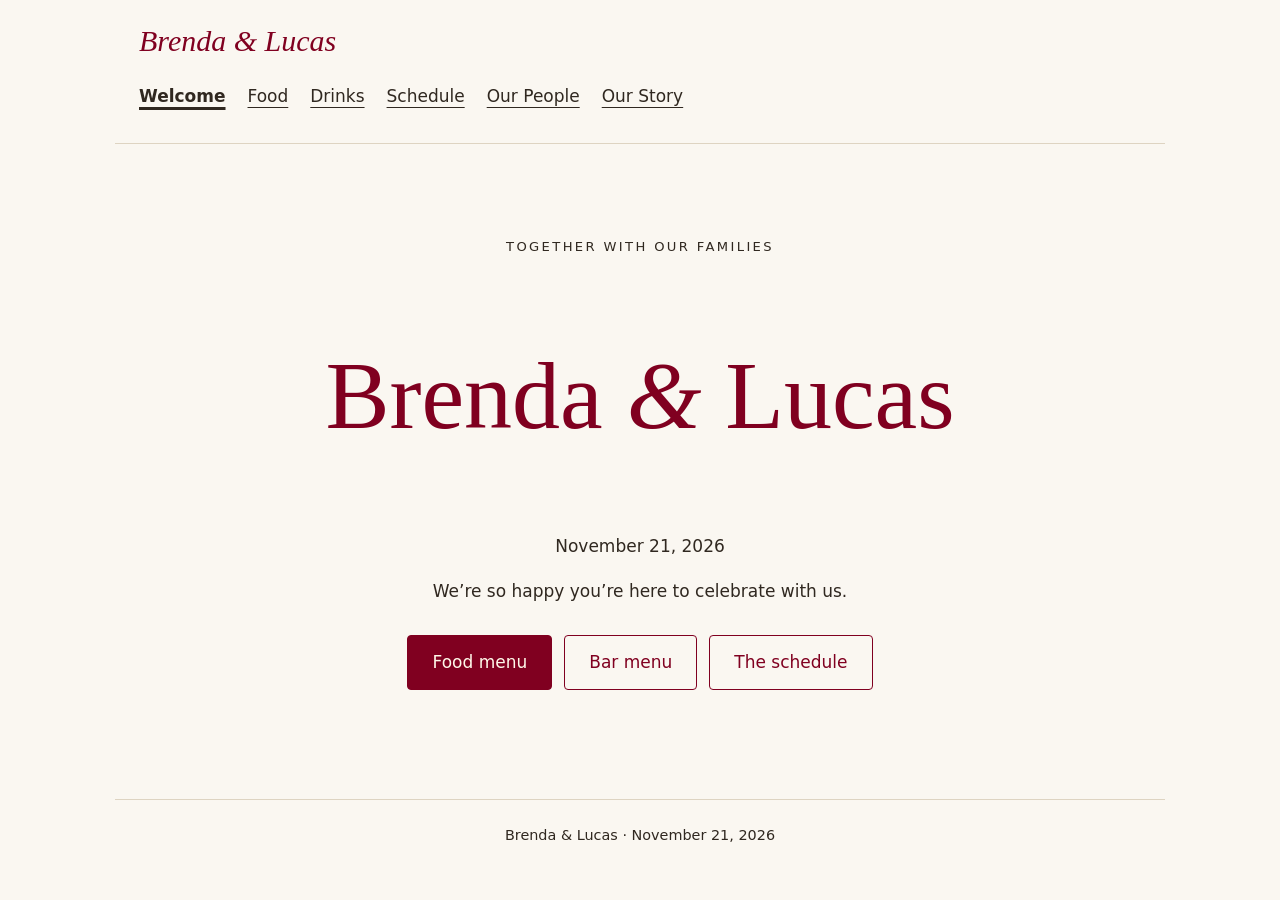
<file: index.html>
<!doctype html><html lang="en"><head><meta charset="utf-8"><meta name="viewport" content="width=device-width,initial-scale=1"><meta name="robots" content="noindex,nofollow,noarchive"><meta name="referrer" content="no-referrer"><title>Welcome | Brenda &amp; Lucas</title><link rel="stylesheet" href="styles.css"></head><body><a class="skip" href="#main">Skip to content</a><header><a class="brand" href="index.html">Brenda &amp; Lucas</a><nav aria-label="Main navigation"><a href="index.html" aria-current="page">Welcome</a><a href="menu.html">Food</a><a href="drinks.html">Drinks</a><a href="schedule.html">Schedule</a><a href="party.html">Our People</a><a href="couple.html">Our Story</a></nav></header><main id="main"><section class="hero"><p class="eyebrow">Together with our families</p><h1>Brenda <i>&amp;</i> Lucas</h1><p>November 21, 2026</p><p>We’re so happy you’re here to celebrate with us.</p><div class="actions"><a class="button" href="menu.html">Food menu</a><a class="button outline" href="drinks.html">Bar menu</a><a class="button outline" href="schedule.html">The schedule</a></div></section></main><footer>Brenda &amp; Lucas · November 21, 2026</footer></body></html>
</file>
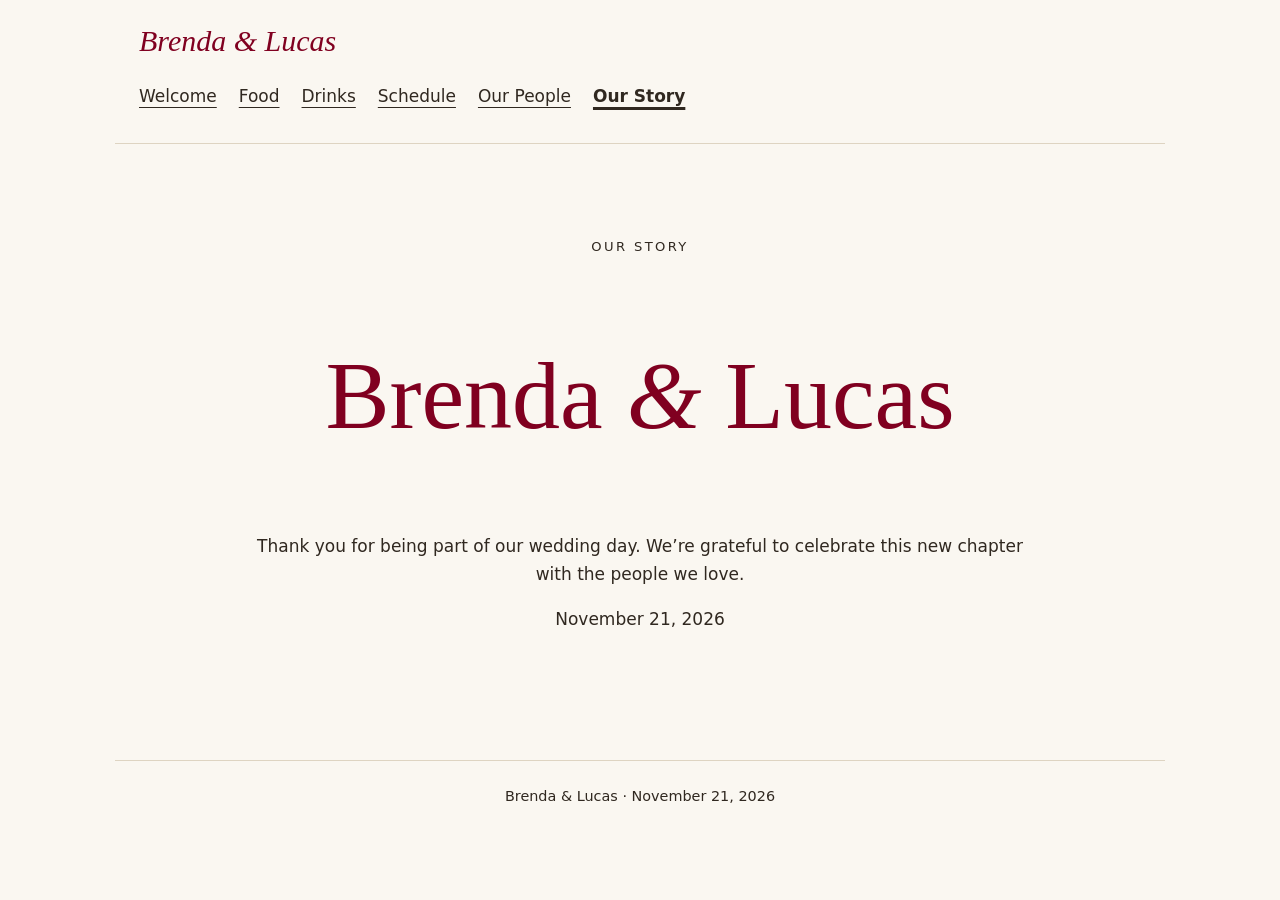
<file: couple.html>
<!doctype html><html lang="en"><head><meta charset="utf-8"><meta name="viewport" content="width=device-width,initial-scale=1"><meta name="robots" content="noindex,nofollow,noarchive"><meta name="referrer" content="no-referrer"><title>Our story | Brenda &amp; Lucas</title><link rel="stylesheet" href="styles.css"></head><body><a class="skip" href="#main">Skip to content</a><header><a class="brand" href="index.html">Brenda &amp; Lucas</a><nav aria-label="Main navigation"><a href="index.html">Welcome</a><a href="menu.html">Food</a><a href="drinks.html">Drinks</a><a href="schedule.html">Schedule</a><a href="party.html">Our People</a><a href="couple.html" aria-current="page">Our Story</a></nav></header><main id="main"><section class="hero"><p class="eyebrow">Our story</p><h1>Brenda <i>&amp;</i> Lucas</h1><p>Thank you for being part of our wedding day. We’re grateful to celebrate this new chapter with the people we love.</p><p>November 21, 2026</p></section><!-- Replace this generic welcome with your approved story and photos when ready. --></main><footer>Brenda &amp; Lucas · November 21, 2026</footer></body></html>
</file>
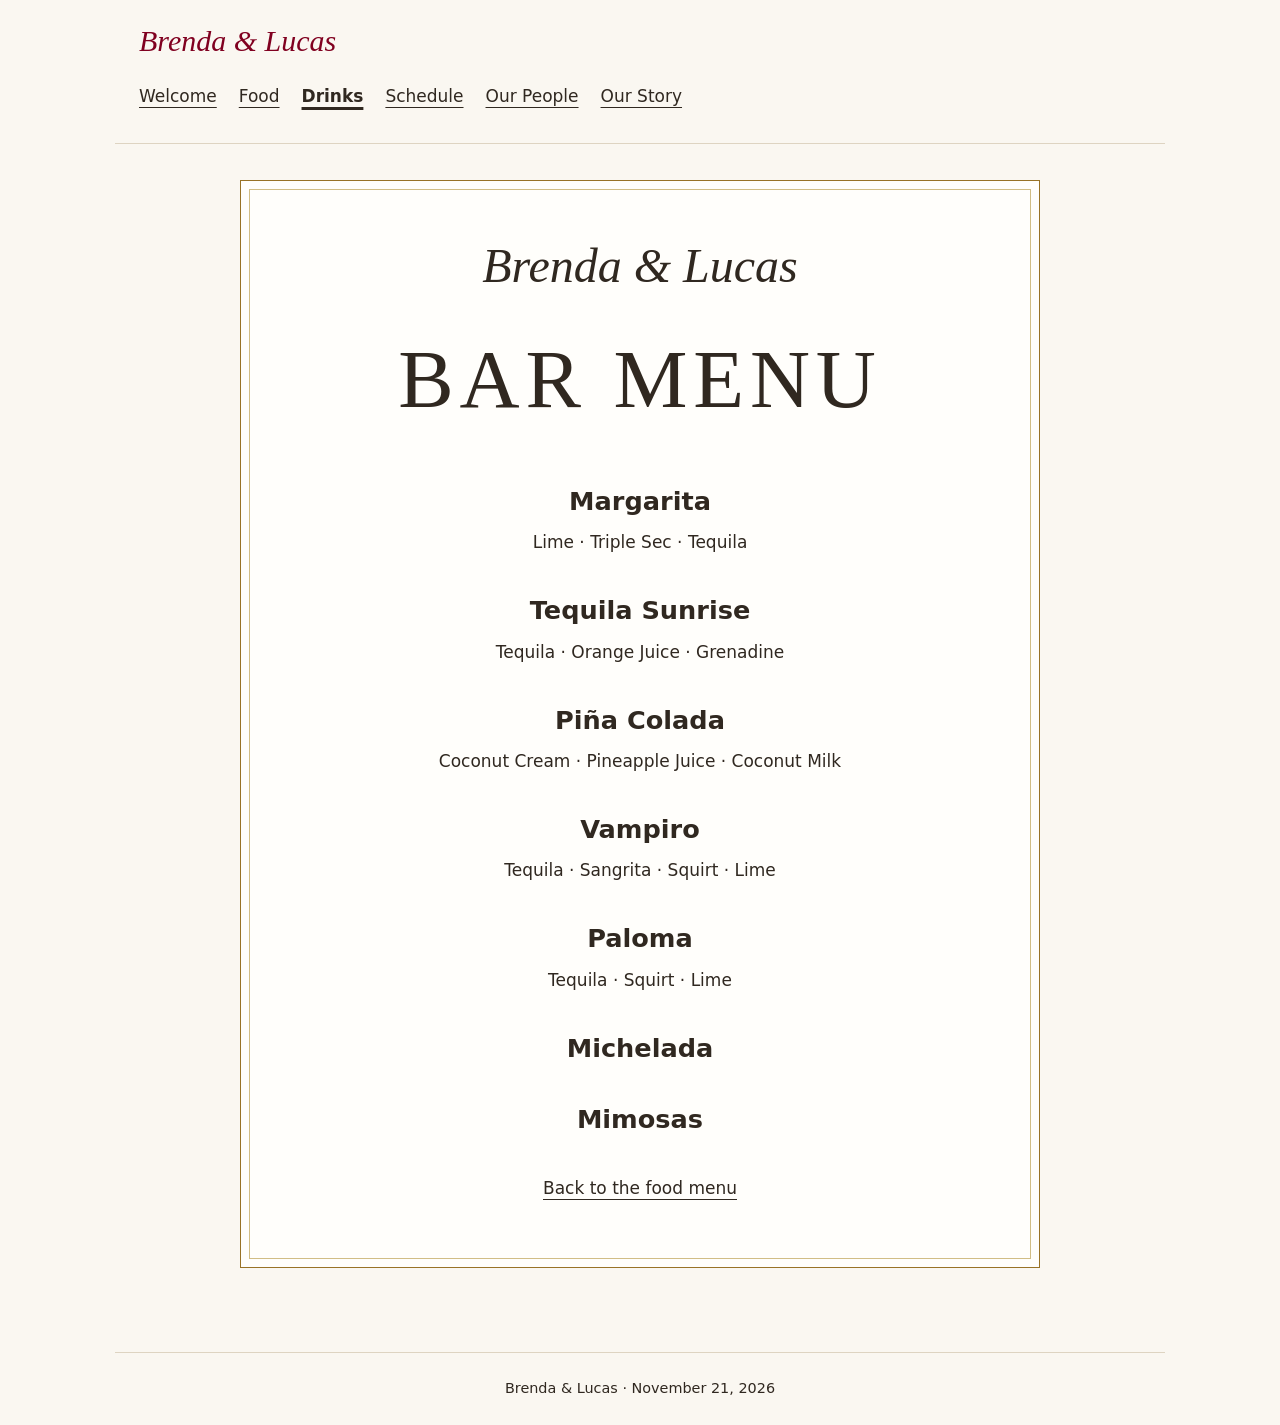
<file: drinks.html>
<!doctype html><html lang="en"><head><meta charset="utf-8"><meta name="viewport" content="width=device-width,initial-scale=1"><meta name="robots" content="noindex,nofollow,noarchive"><meta name="referrer" content="no-referrer"><title>Bar menu | Brenda &amp; Lucas</title><link rel="stylesheet" href="styles.css"></head><body><a class="skip" href="#main">Skip to content</a><header><a class="brand" href="index.html">Brenda &amp; Lucas</a><nav aria-label="Main navigation"><a href="index.html">Welcome</a><a href="menu.html">Food</a><a href="drinks.html" aria-current="page">Drinks</a><a href="schedule.html">Schedule</a><a href="party.html">Our People</a><a href="couple.html">Our Story</a></nav></header><main id="main"><article class="bar"><p class="script signature">Brenda &amp; Lucas</p><h1>Bar Menu</h1><section class="drink"><h2>Margarita</h2><p>Lime · Triple Sec · Tequila</p></section><section class="drink"><h2>Tequila Sunrise</h2><p>Tequila · Orange Juice · Grenadine</p></section><section class="drink"><h2>Piña Colada</h2><p>Coconut Cream · Pineapple Juice · Coconut Milk</p></section><section class="drink"><h2>Vampiro</h2><p>Tequila · Sangrita · Squirt · Lime</p></section><section class="drink"><h2>Paloma</h2><p>Tequila · Squirt · Lime</p></section><section class="drink"><h2>Michelada</h2></section><section class="drink"><h2>Mimosas</h2></section><a href="menu.html">Back to the food menu</a></article></main><footer>Brenda &amp; Lucas · November 21, 2026</footer></body></html>
</file>
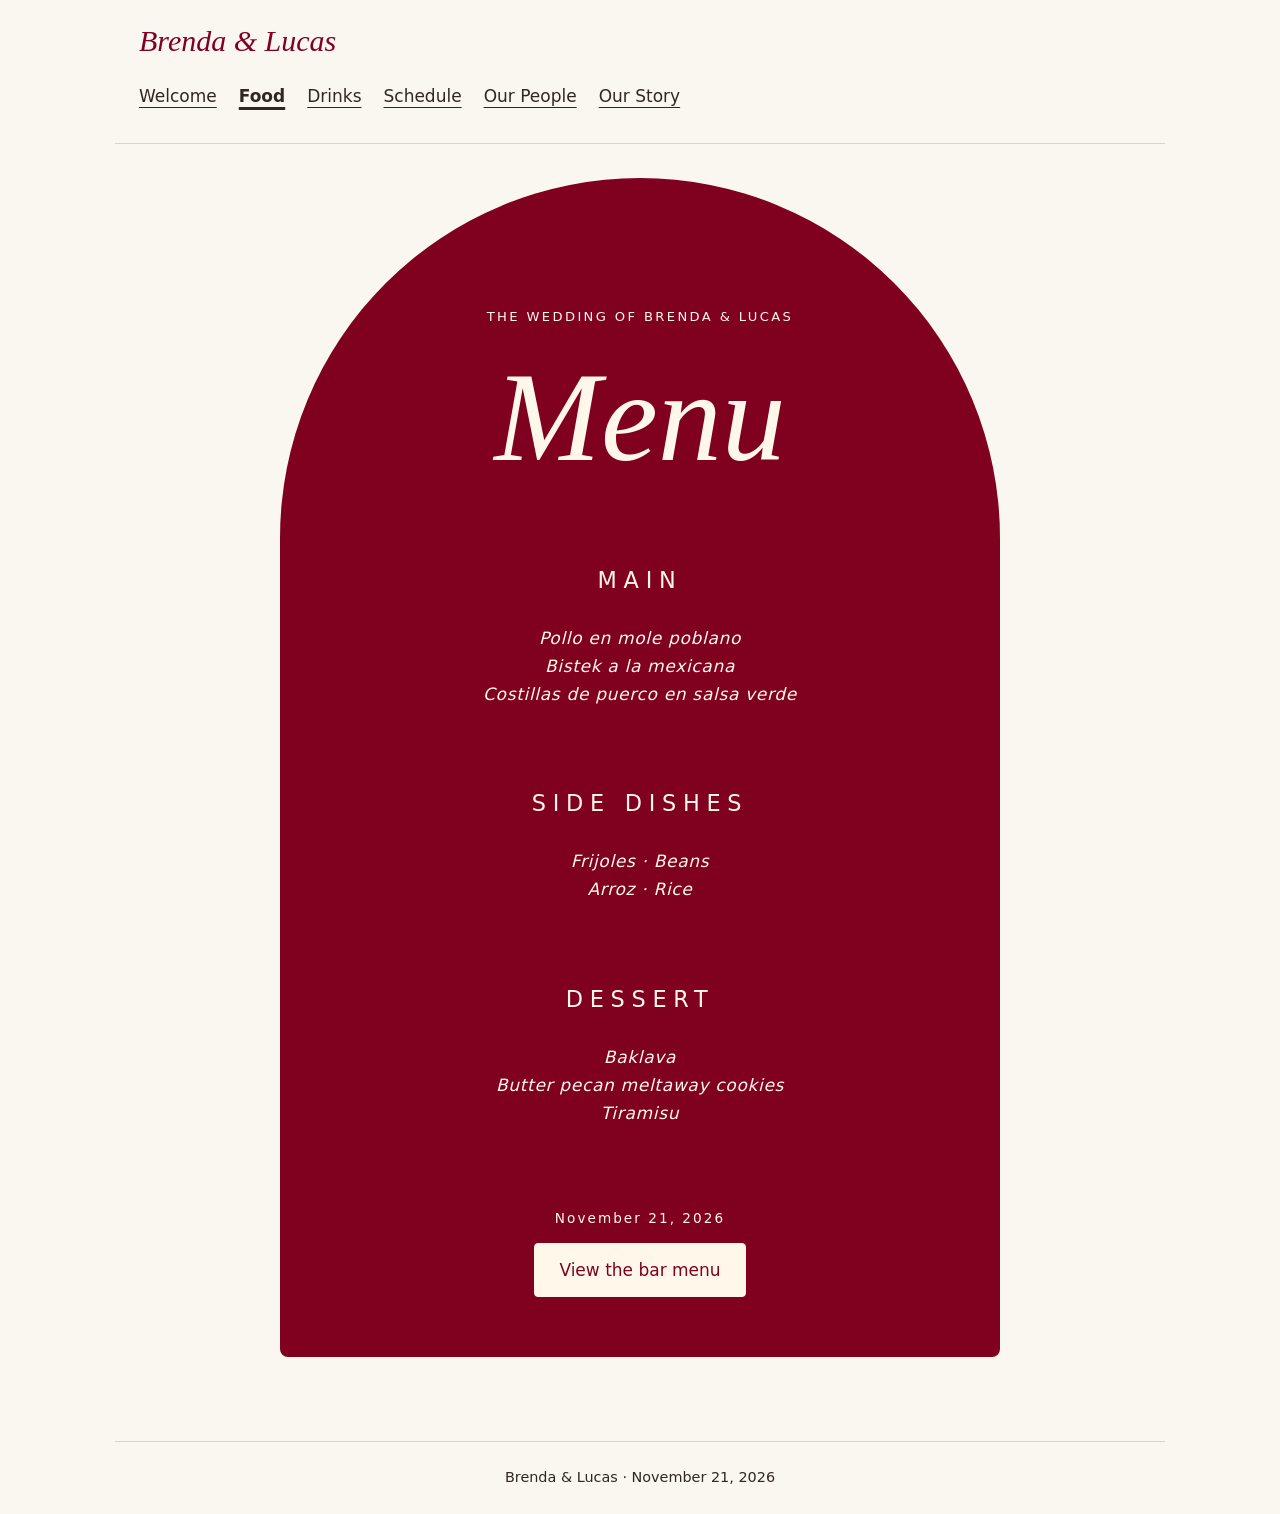
<file: menu.html>
<!doctype html><html lang="en"><head><meta charset="utf-8"><meta name="viewport" content="width=device-width,initial-scale=1"><meta name="robots" content="noindex,nofollow,noarchive"><meta name="referrer" content="no-referrer"><title>Food menu | Brenda &amp; Lucas</title><link rel="stylesheet" href="styles.css"></head><body><a class="skip" href="#main">Skip to content</a><header><a class="brand" href="index.html">Brenda &amp; Lucas</a><nav aria-label="Main navigation"><a href="index.html">Welcome</a><a href="menu.html" aria-current="page">Food</a><a href="drinks.html">Drinks</a><a href="schedule.html">Schedule</a><a href="party.html">Our People</a><a href="couple.html">Our Story</a></nav></header><main id="main"><article class="arch"><p class="eyebrow">The wedding of Brenda &amp; Lucas</p><h1 class="script">Menu</h1><section><h2>Main</h2><ul><li>Pollo en mole poblano</li><li>Bistek a la mexicana</li><li>Costillas de puerco en salsa verde</li></ul></section><section><h2>Side dishes</h2><ul><li>Frijoles · Beans</li><li>Arroz · Rice</li></ul></section><section><h2>Dessert</h2><ul><li>Baklava</li><li>Butter pecan meltaway cookies</li><li>Tiramisu</li></ul></section><p class="small">November 21, 2026</p><a class="button cream" href="drinks.html">View the bar menu</a></article></main><footer>Brenda &amp; Lucas · November 21, 2026</footer></body></html>
</file>
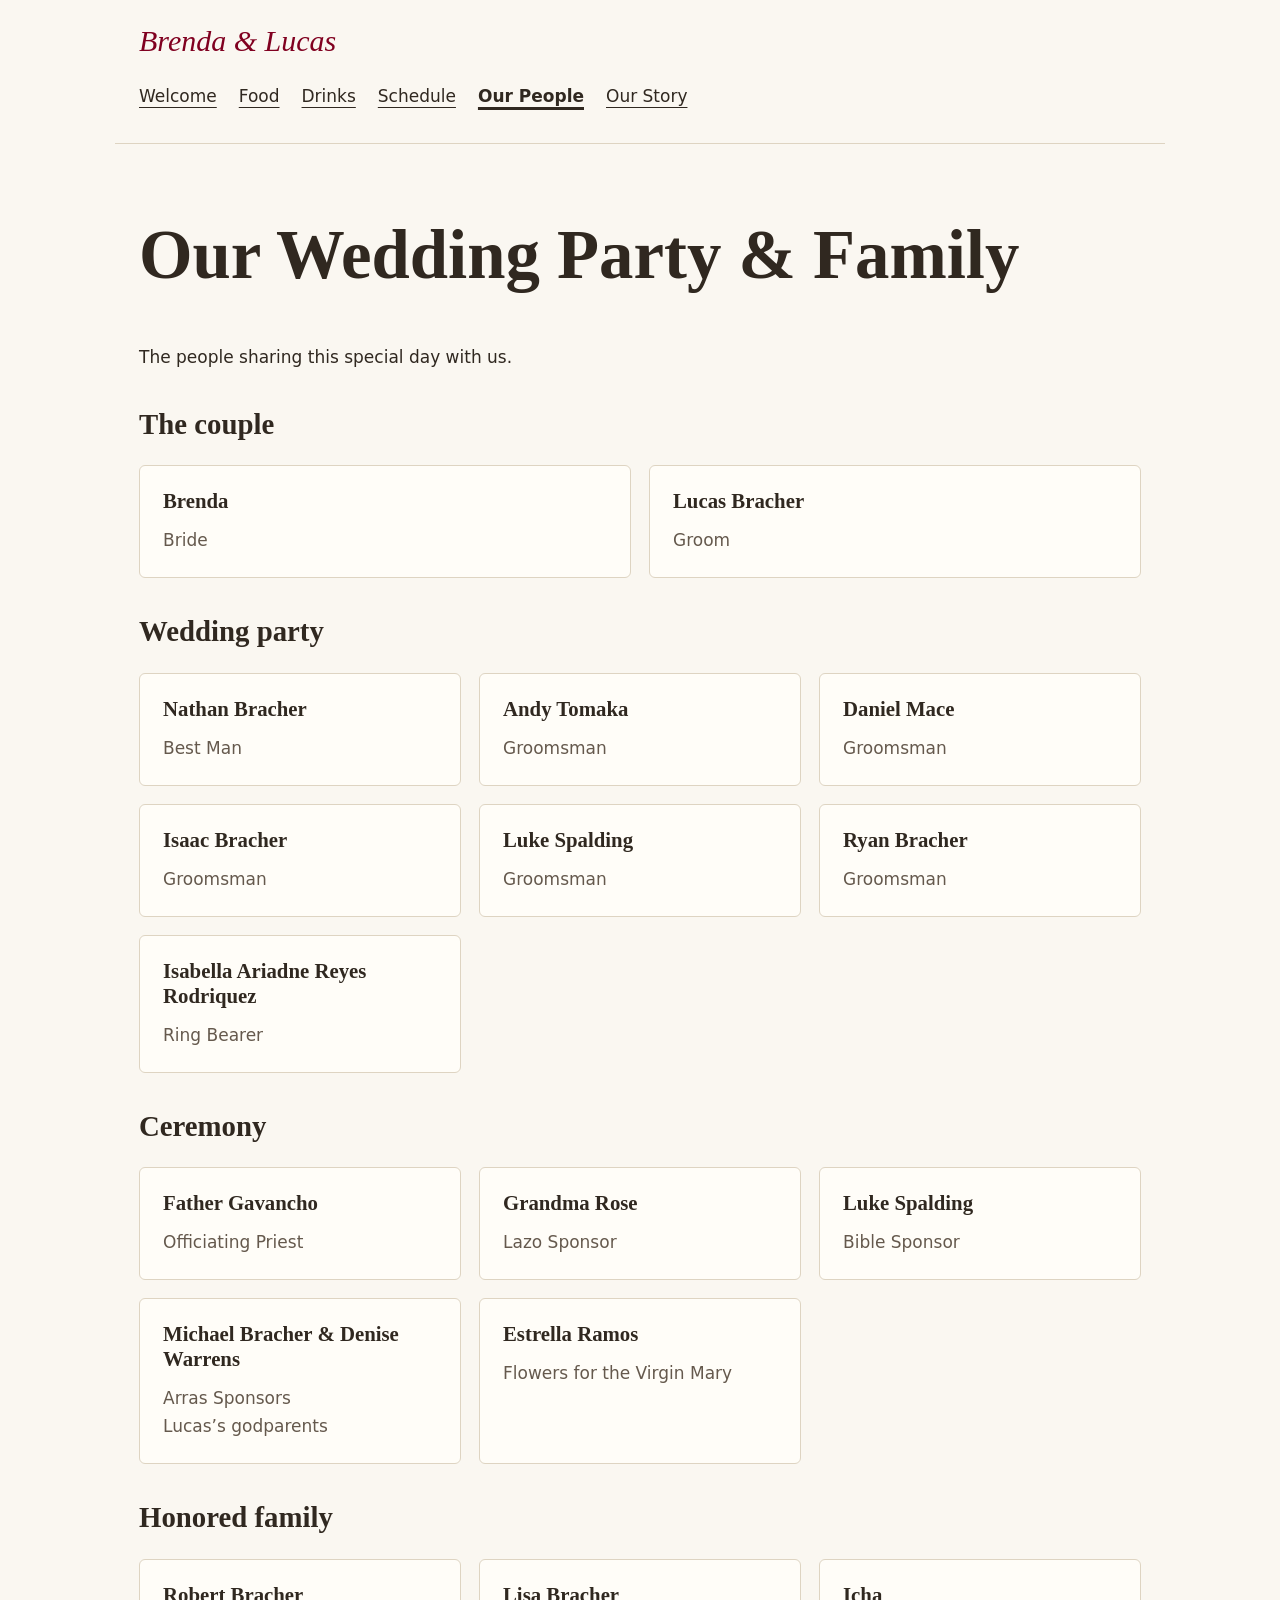
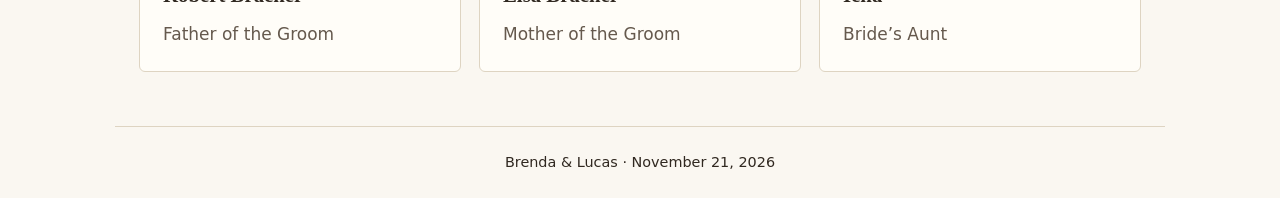
<file: party.html>
<!doctype html><html lang="en"><head><meta charset="utf-8"><meta name="viewport" content="width=device-width,initial-scale=1"><meta name="robots" content="noindex,nofollow,noarchive"><meta name="referrer" content="no-referrer"><title>Our people | Brenda &amp; Lucas</title><link rel="stylesheet" href="styles.css"></head><body><a class="skip" href="#main">Skip to content</a><header><a class="brand" href="index.html">Brenda &amp; Lucas</a><nav aria-label="Main navigation"><a href="index.html">Welcome</a><a href="menu.html">Food</a><a href="drinks.html">Drinks</a><a href="schedule.html">Schedule</a><a href="party.html" aria-current="page">Our People</a><a href="couple.html">Our Story</a></nav></header><main id="main"><h1>Our Wedding Party &amp; Family</h1><p>The people sharing this special day with us.</p><h2>The couple</h2><div class="grid"><article class="card"><h3>Brenda</h3><p>Bride</p></article><article class="card"><h3>Lucas Bracher</h3><p>Groom</p></article></div><h2>Wedding party</h2><div class="grid"><article class="card"><h3>Nathan Bracher</h3><p>Best Man</p></article><article class="card"><h3>Andy Tomaka</h3><p>Groomsman</p></article><article class="card"><h3>Daniel Mace</h3><p>Groomsman</p></article><article class="card"><h3>Isaac Bracher</h3><p>Groomsman</p></article><article class="card"><h3>Luke Spalding</h3><p>Groomsman</p></article><article class="card"><h3>Ryan Bracher</h3><p>Groomsman</p></article><article class="card"><h3>Isabella Ariadne Reyes Rodriquez</h3><p>Ring Bearer</p></article></div><h2>Ceremony</h2><div class="grid"><article class="card"><h3>Father Gavancho</h3><p>Officiating Priest</p></article><article class="card"><h3>Grandma Rose</h3><p>Lazo Sponsor</p></article><article class="card"><h3>Luke Spalding</h3><p>Bible Sponsor</p></article><article class="card"><h3>Michael Bracher &amp; Denise Warrens</h3><p>Arras Sponsors</p><p>Lucas’s godparents</p></article><article class="card"><h3>Estrella Ramos</h3><p>Flowers for the Virgin Mary</p></article></div><h2>Honored family</h2><div class="grid"><article class="card"><h3>Robert Bracher</h3><p>Father of the Groom</p></article><article class="card"><h3>Lisa Bracher</h3><p>Mother of the Groom</p></article><article class="card"><h3>Icha</h3><p>Bride’s Aunt</p></article></div></main><footer>Brenda &amp; Lucas · November 21, 2026</footer></body></html>
</file>
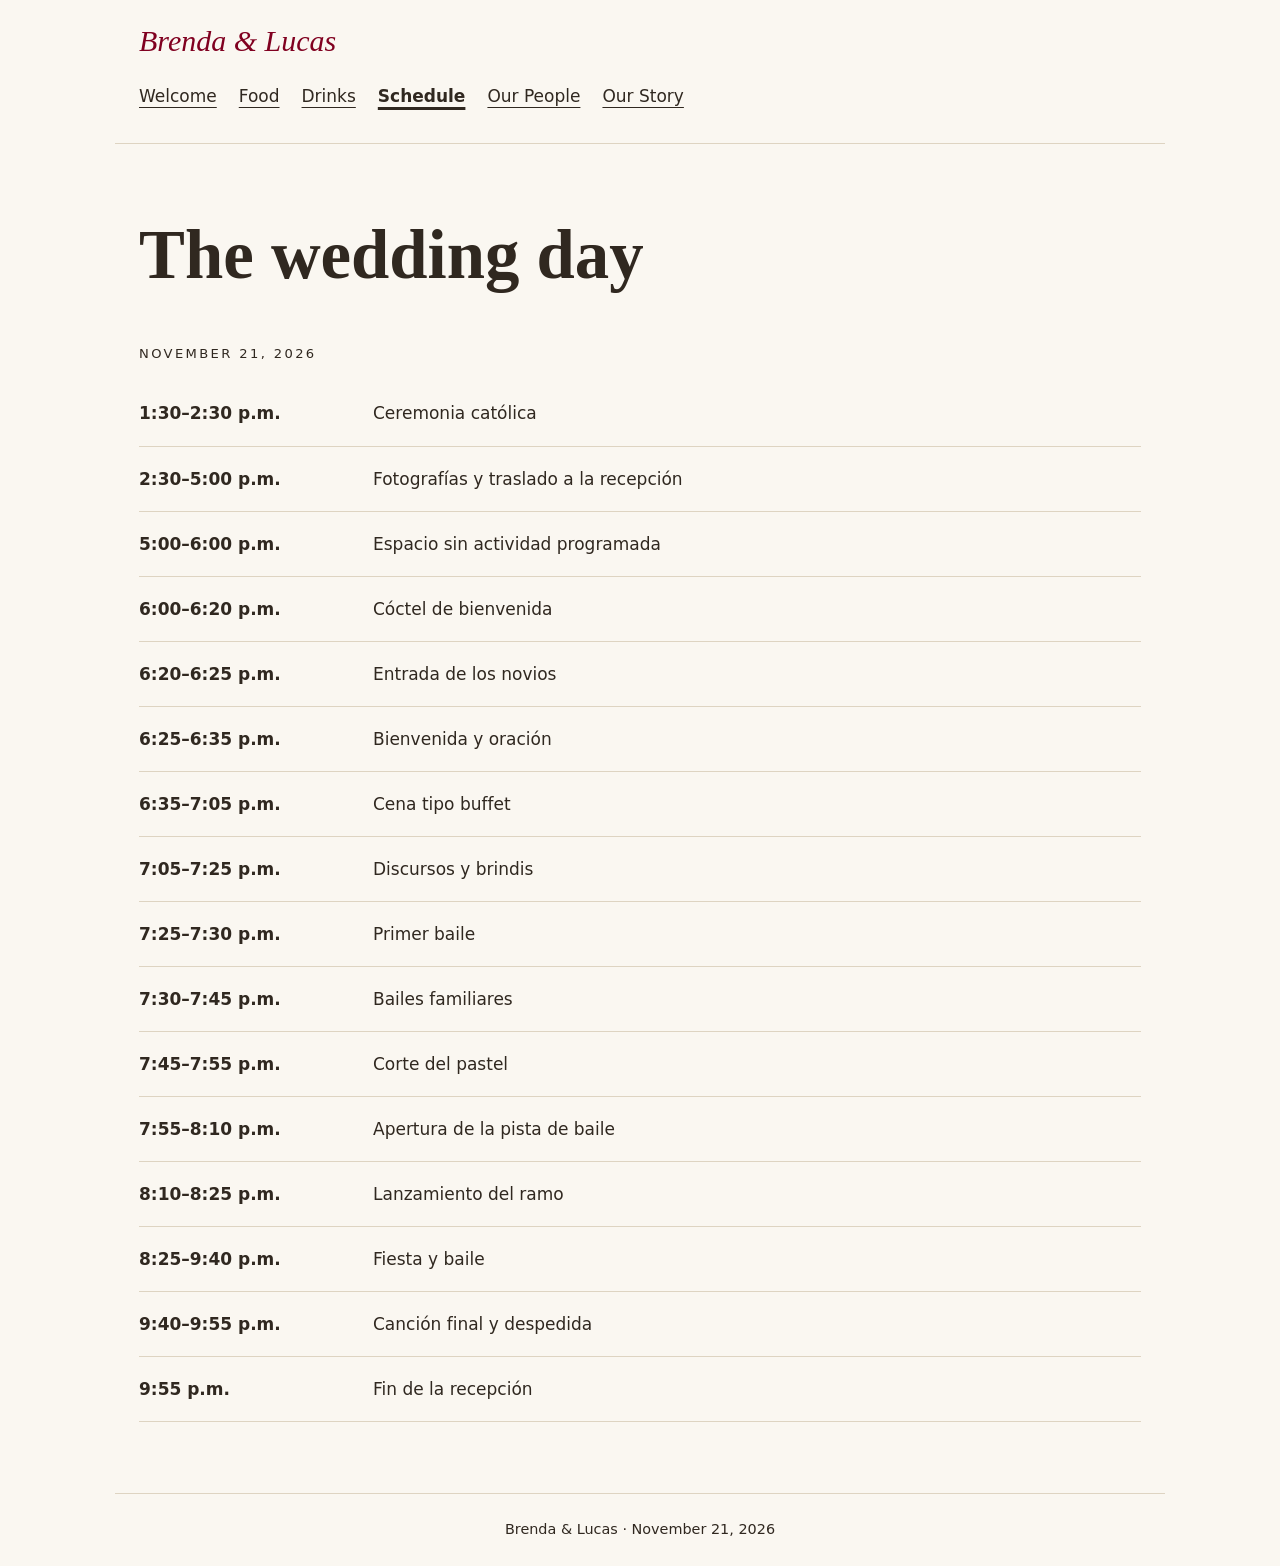
<file: schedule.html>
<!doctype html><html lang="en"><head><meta charset="utf-8"><meta name="viewport" content="width=device-width,initial-scale=1"><meta name="robots" content="noindex,nofollow,noarchive"><meta name="referrer" content="no-referrer"><title>Schedule | Brenda &amp; Lucas</title><link rel="stylesheet" href="styles.css"></head><body><a class="skip" href="#main">Skip to content</a><header><a class="brand" href="index.html">Brenda &amp; Lucas</a><nav aria-label="Main navigation"><a href="index.html">Welcome</a><a href="menu.html">Food</a><a href="drinks.html">Drinks</a><a href="schedule.html" aria-current="page">Schedule</a><a href="party.html">Our People</a><a href="couple.html">Our Story</a></nav></header><main id="main"><h1>The wedding day</h1><p class="eyebrow">November 21, 2026</p><ol class="timeline"><li><span class="time">1:30–2:30 p.m.</span><span lang="es">Ceremonia católica</span></li><li><span class="time">2:30–5:00 p.m.</span><span lang="es">Fotografías y traslado a la recepción</span></li><li><span class="time">5:00–6:00 p.m.</span><span lang="es">Espacio sin actividad programada</span></li><li><span class="time">6:00–6:20 p.m.</span><span lang="es">Cóctel de bienvenida</span></li><li><span class="time">6:20–6:25 p.m.</span><span lang="es">Entrada de los novios</span></li><li><span class="time">6:25–6:35 p.m.</span><span lang="es">Bienvenida y oración</span></li><li><span class="time">6:35–7:05 p.m.</span><span lang="es">Cena tipo buffet</span></li><li><span class="time">7:05–7:25 p.m.</span><span lang="es">Discursos y brindis</span></li><li><span class="time">7:25–7:30 p.m.</span><span lang="es">Primer baile</span></li><li><span class="time">7:30–7:45 p.m.</span><span lang="es">Bailes familiares</span></li><li><span class="time">7:45–7:55 p.m.</span><span lang="es">Corte del pastel</span></li><li><span class="time">7:55–8:10 p.m.</span><span lang="es">Apertura de la pista de baile</span></li><li><span class="time">8:10–8:25 p.m.</span><span lang="es">Lanzamiento del ramo</span></li><li><span class="time">8:25–9:40 p.m.</span><span lang="es">Fiesta y baile</span></li><li><span class="time">9:40–9:55 p.m.</span><span lang="es">Canción final y despedida</span></li><li><span class="time">9:55 p.m.</span><span lang="es">Fin de la recepción</span></li></ol></main><footer>Brenda &amp; Lucas · November 21, 2026</footer></body></html>
</file>
<file: styles.css>
:root{--wine:#800020;--cream:#fff8ea;--gold:#987226;--ink:#302820;--line:#ded4c2}*{box-sizing:border-box}body{margin:0;background:#faf7f1;color:var(--ink);font:17px/1.65 system-ui,-apple-system,"Segoe UI",sans-serif}header,main,footer{max-width:1050px;margin:auto;padding:24px}header{border-bottom:1px solid var(--line)}a{color:inherit;text-underline-offset:5px}.brand{font:italic 30px Georgia,serif;color:var(--wine);text-decoration:none}nav{display:flex;flex-wrap:wrap;gap:4px 22px;margin-top:14px}nav a{padding:9px 0}nav a[aria-current]{font-weight:700;text-decoration-thickness:3px}h1,h2,h3{font-family:Georgia,serif;line-height:1.2}h1{font-size:clamp(2.4rem,7vw,4.3rem)}h2{font-size:1.8rem;margin-top:36px}h3{font-size:1.3rem;margin:0 0 12px}.hero{text-align:center;max-width:780px;margin:auto;padding:55px 0}.hero h1{font-weight:400;color:var(--wine);font-size:clamp(3.2rem,9vw,6rem)}.eyebrow{text-transform:uppercase;letter-spacing:.18em;font-size:.82rem}.actions{display:flex;flex-wrap:wrap;justify-content:center;gap:12px;margin-top:30px}.button{display:inline-block;background:var(--wine);color:var(--cream);padding:12px 24px;border-radius:4px;text-decoration:none;border:1px solid var(--wine)}.button.outline{background:transparent;color:var(--wine)}.button.cream{background:var(--cream);border-color:var(--cream);color:var(--wine)}.grid{display:grid;grid-template-columns:repeat(auto-fit,minmax(min(100%,250px),1fr));gap:18px}.card{padding:23px;background:#fffdf8;border:1px solid var(--line);border-radius:6px}.card p{margin:0;color:#65594d}.timeline{padding:0;list-style:none}.timeline li{display:grid;grid-template-columns:210px 1fr;gap:24px;border-bottom:1px solid var(--line);padding:18px 0}.time{font-weight:650;font-variant-numeric:tabular-nums}.arch{max-width:720px;margin:10px auto 30px;background:var(--wine);color:var(--cream);border-radius:360px 360px 8px 8px;text-align:center;padding:115px 30px 60px}.script{font-family:"Snell Roundhand","Apple Chancery","URW Chancery L",Georgia,serif;font-style:italic;font-weight:400}.arch h1{font-size:clamp(5rem,15vw,8rem);margin:10px 0 70px}.arch h2{font:400 1.4rem/1.4 system-ui,sans-serif;text-transform:uppercase;letter-spacing:.3em;margin:0 0 28px}.arch section{margin-bottom:80px}.arch ul{list-style:none;padding:0;font-style:italic;letter-spacing:.04em}.small{font-size:.85rem;letter-spacing:.15em}.bar{background:#fffefb;max-width:800px;margin:12px auto 30px;padding:45px 35px 65px;border:1px solid var(--gold);outline:1px solid #d1bd85;outline-offset:-10px;text-align:center}.signature{font-size:clamp(2rem,7vw,3rem);margin:0}.bar h1{font-weight:400;text-transform:uppercase;letter-spacing:.07em;font-size:clamp(2.8rem,9vw,5.2rem);margin:25px 0 55px}.drink{margin:0 0 38px}.drink h2{margin:0 0 10px;font:650 1.6rem/1.3 system-ui,sans-serif}.drink p{margin:0}footer{text-align:center;border-top:1px solid var(--line);font-size:.9rem;margin-top:30px}.skip{position:absolute;left:-9999px}.skip:focus{left:10px;top:10px;padding:12px;background:white;z-index:3}:focus-visible{outline:3px solid #b78928;outline-offset:5px}img{max-width:100%;height:auto}@media(max-width:540px){header,main,footer{padding:18px}.timeline li{grid-template-columns:1fr;gap:3px}.arch{padding:85px 18px 45px}.arch .eyebrow{max-width:200px;margin:0 auto;font-size:.7rem}.arch section{margin-bottom:55px}.bar{padding:35px 22px 45px}nav{gap:0 18px}.drink h2{font-size:1.4rem}}@media print{nav,.actions,.skip{display:none}.card,.drink,.timeline li{break-inside:avoid}.arch{print-color-adjust:exact;-webkit-print-color-adjust:exact}}
</file>
